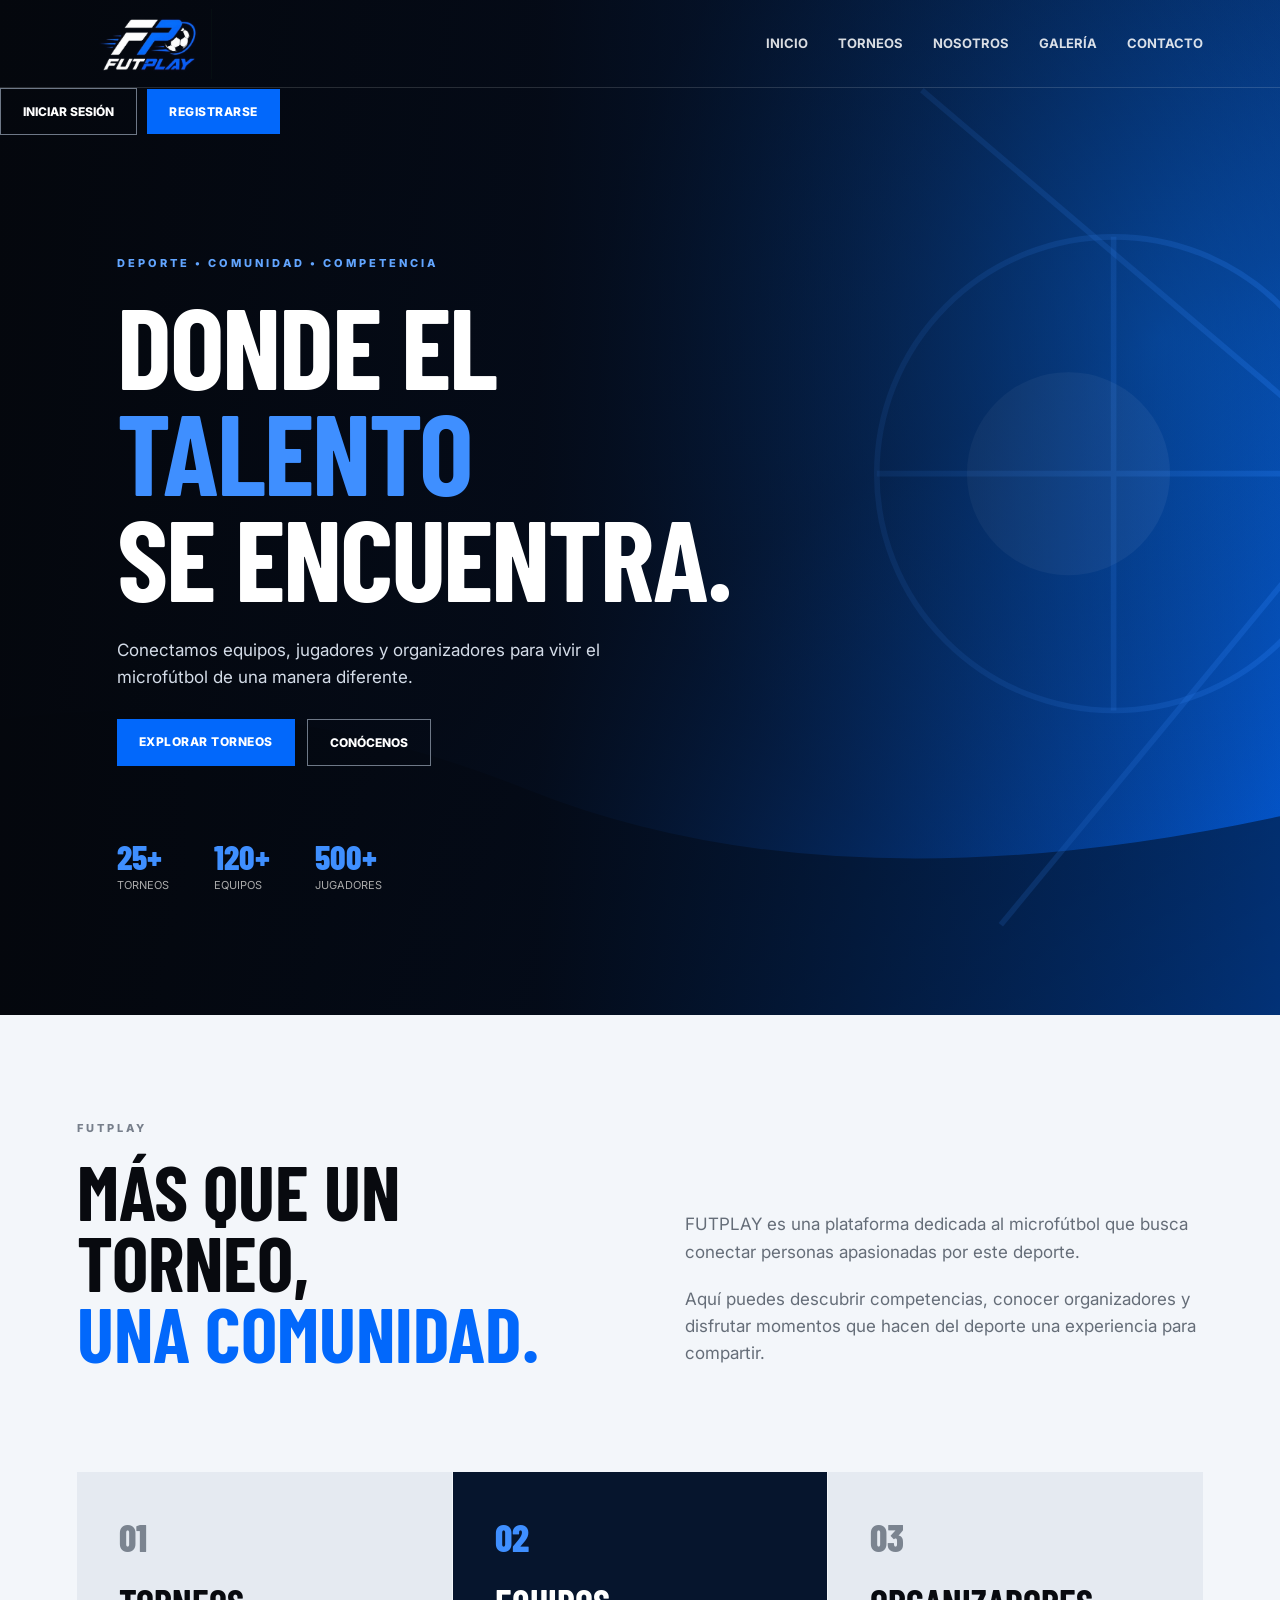
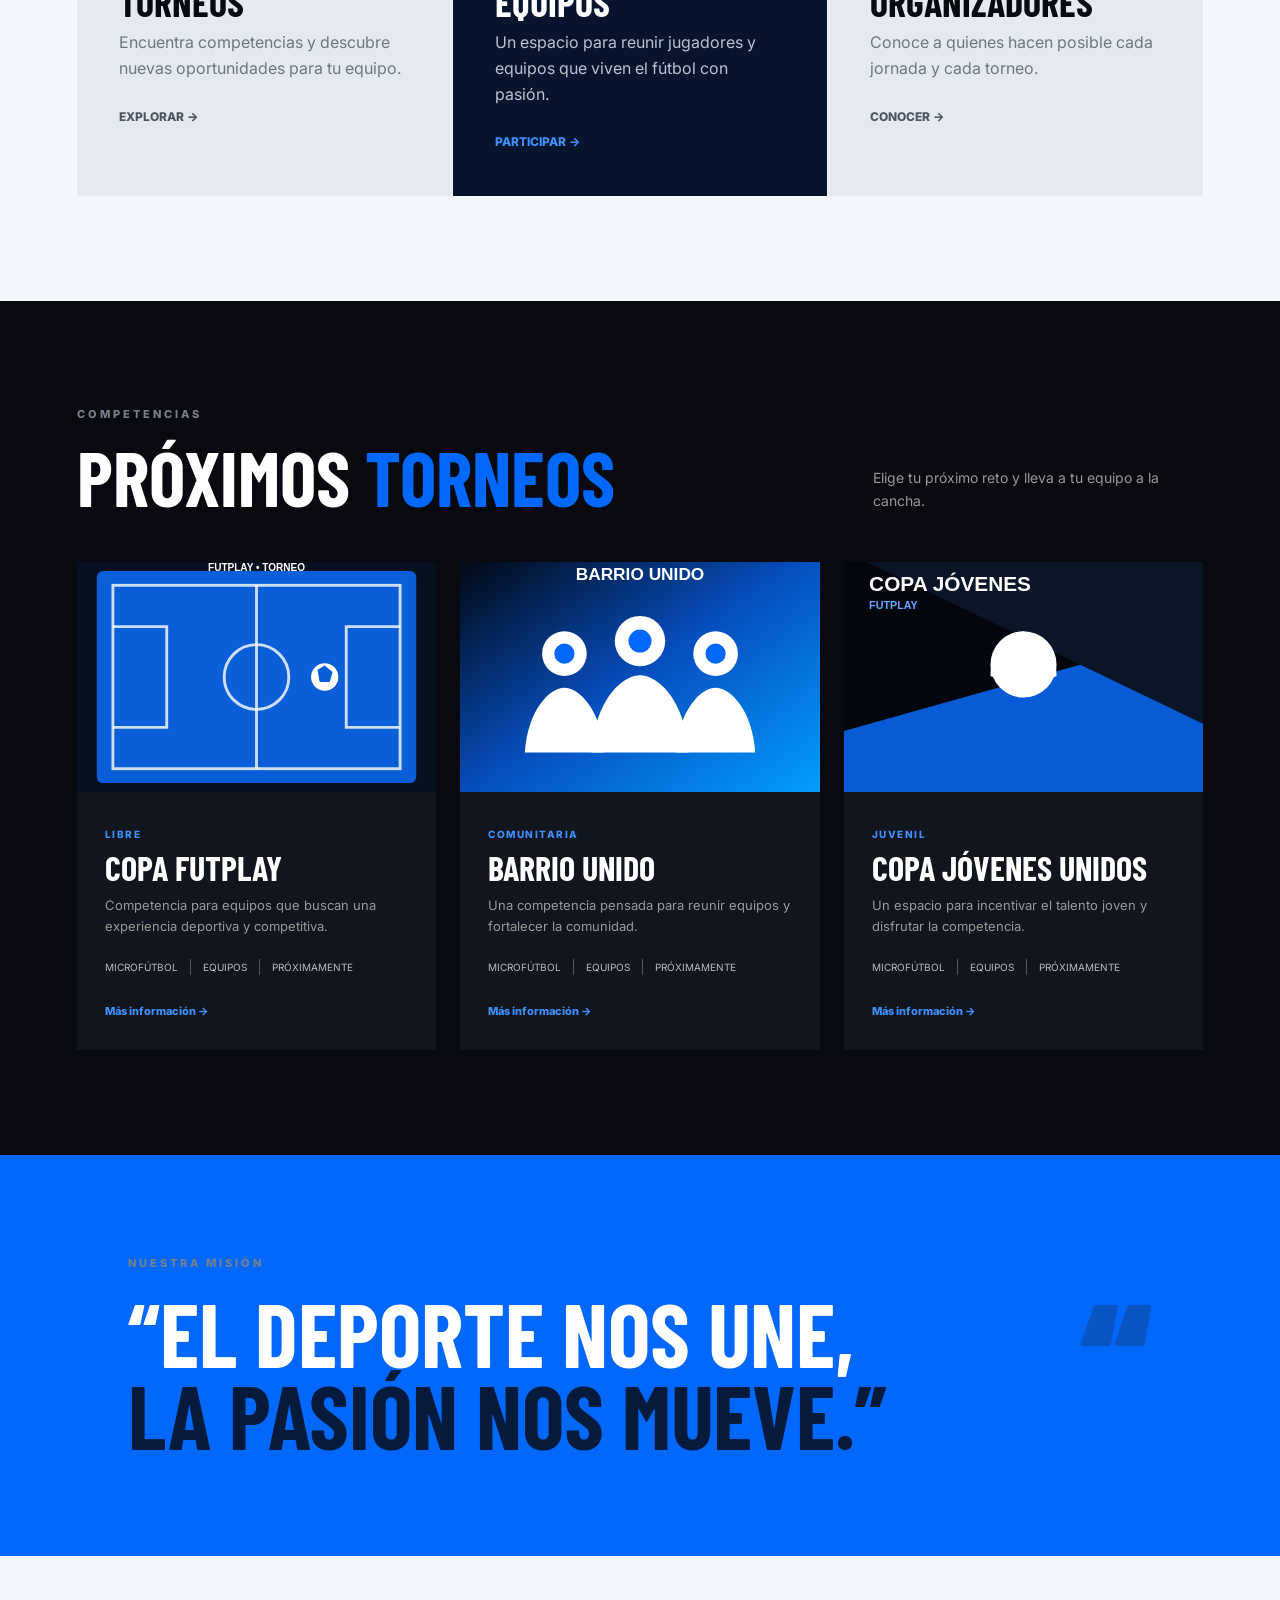
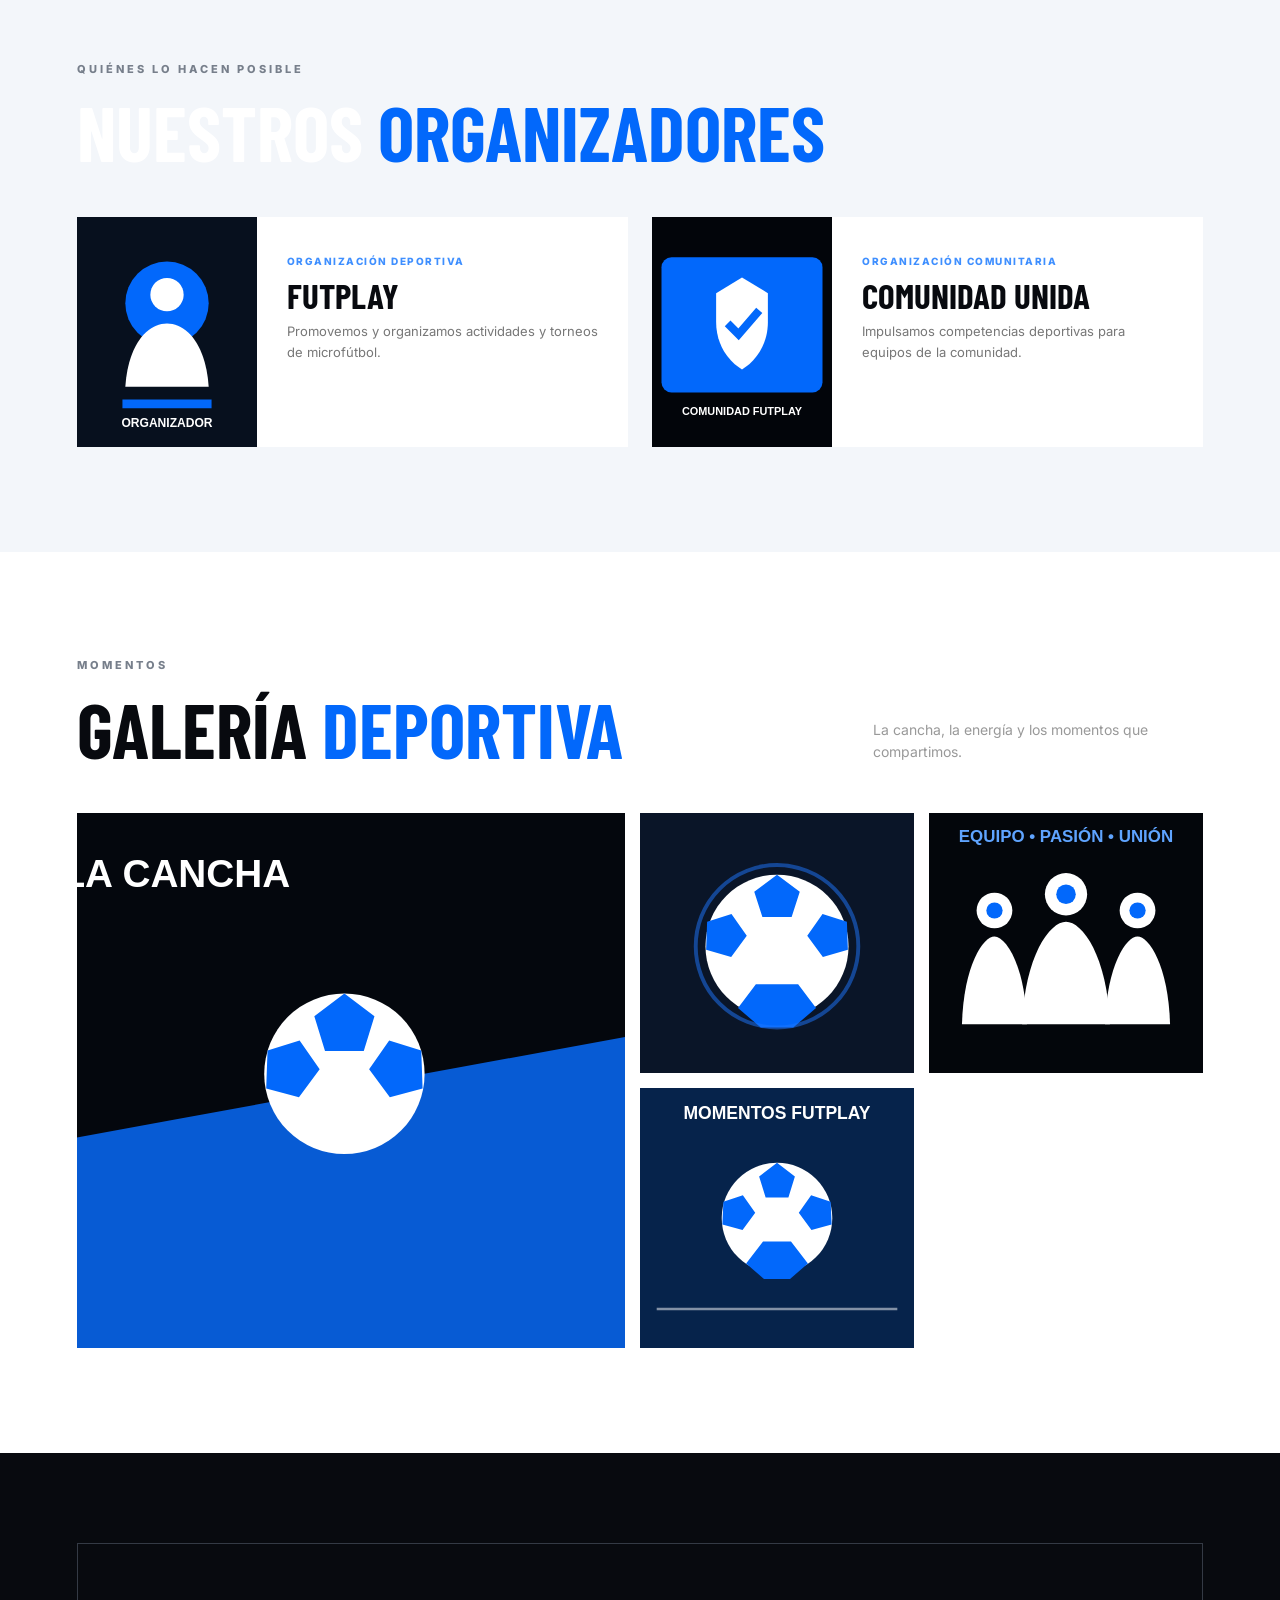
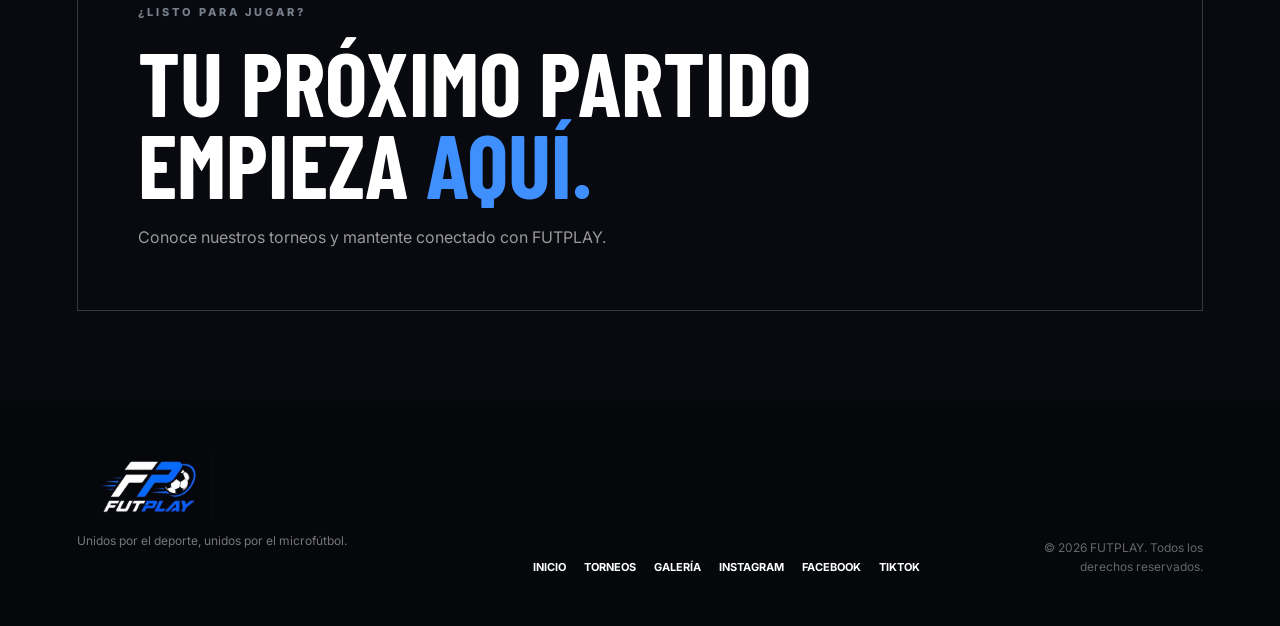
<file: index.html>
<!DOCTYPE html>
<html lang="es">
<head>
    <meta charset="UTF-8">
    <meta name="viewport" content="width=device-width, initial-scale=1.0">
    <title>FUTPLAY | Torneos de Microfútbol</title>
    <link rel="stylesheet" href="./css/estilos.css">
</head>
<body>

<header class="contenido-futplay" id="inicio">
    <nav class="barra-navegacion">
        <a href="#inicio" class="logo">
            <img src="imágenes/logo-futplay.jpg" alt="Logo FUTPLAY">
        </a>

        <ul class="enlaces-navegacion">
            <li><a href="#inicio">Inicio</a></li>
            <li><a href="#torneos">Torneos</a></li>
            <li><a href="#nosotros">Nosotros</a></li>
            <li><a href="#galeria">Galería</a></li>
            <li><a href="#contacto">Contacto</a></li>
        </ul>
    </nav>

    <div id="nav-acciones" style="display:flex; gap:10px; align-items:center;">
                <a href="login.html" class="boton-secundario">Iniciar Sesión</a>
                <a href="registro.html" class="boton-contacto">Registrarse</a>
            </div>
    
    

    <div class="contenido-principal-futplay">
        <div class="texto-futplay">
            <p class="letras-arriba">DEPORTE • COMUNIDAD • COMPETENCIA</p>

            <h1>
                Donde el
                <span>talento</span>
                <br>
                se encuentra.
            </h1>

            <p class="descripcion-futplay">
                Conectamos equipos, jugadores y organizadores para vivir el microfútbol de una manera diferente.
            </p>

            <div class="acciones-futplay">
                <a href="#torneos" class="boton_final">EXPLORAR TORNEOS</a>
                <a href="#nosotros" class="boton-secundario">CONÓCENOS</a>
            </div>

            <div class="estadísticas">
                <div>
                    <strong>25+</strong>
                    <span>Torneos</span>
                </div>
                <div>
                    <strong>120+</strong>
                    <span>Equipos</span>
                </div>
                <div>
                    <strong>500+</strong>
                    <span>Jugadores</span>
                </div>
            </div>
        </div>
    </div>
</header>



<section class="sección1" id="nosotros">
    <div class="sección2">
        <p class="letras-arriba">FUTPLAY</p>
        <h2>Más que un torneo,<br><span>una comunidad.</span></h2>
    </div>

    <div class="texto">
        <p>FUTPLAY es una plataforma dedicada al microfútbol que busca conectar personas apasionadas por este deporte.</p>
        <p>Aquí puedes descubrir competencias, conocer organizadores y disfrutar momentos que hacen del deporte una experiencia para compartir.</p>
    </div>
</section>

<section class="seccion3">
    <article class="destacamiento">
        <span class="numero">01</span>
        <h3>Torneos</h3>
        <p>Encuentra competencias y descubre nuevas oportunidades para tu equipo.</p>
        <a href="#torneos">Explorar →</a>
    </article>

    <article class="destacamiento destacado-azul">
        <span class="numero">02</span>
        <h3>Equipos</h3>
        <p>Un espacio para reunir jugadores y equipos que viven el fútbol con pasión.</p>
        <a href="#torneos">Participar →</a>
    </article>

    <article class="destacamiento">
        <span class="numero">03</span>
        <h3>Organizadores</h3>
        <p>Conoce a quienes hacen posible cada jornada y cada torneo.</p>
        <a href="#organizadores">Conocer →</a>
    </article>
</section>

<section class="todo_torneos" id="torneos">
    <div class="sección4">
        <div>
            <p class="letras-arriba">COMPETENCIAS</p>
            <h2>Próximos <span>torneos</span></h2>
        </div>
        <p class="sección5">Elige tu próximo reto y lleva a tu equipo a la cancha.</p>
    </div>

    <div class="torneos_imagenes">
        <article class="torneo">
            <img src="imágenes/torneo1.svg" alt="Cancha de microfútbol FUTPLAY">
            <div class="cuerpo_principal_torneo">
                <div class="Libre">LIBRE</div>
                <h3>Copa FUTPLAY</h3>
                <p>Competencia para equipos que buscan una experiencia deportiva y competitiva.</p>
                <ul>
                    <li>Microfútbol</li>
                    <li>Equipos</li>
                    <li>Próximamente</li>
                </ul>
                <a href="#contacto">Más información →</a>
            </div>
        </article>

        <article class="torneo">
            <img src="imágenes/torneo2.svg" alt="Equipos de microfútbol">
            <div class="cuerpo_principal_torneo">
                <div class="Libre">COMUNITARIA</div>
                <h3>Barrio Unido</h3>
                <p>Una competencia pensada para reunir equipos y fortalecer la comunidad.</p>
                <ul>
                    <li>Microfútbol</li>
                    <li>Equipos</li>
                    <li>Próximamente</li>
                </ul>
                <a href="#contacto">Más información →</a>
            </div>
        </article>

        <article class="torneo">
            <img src="imágenes/torneo3.svg" alt="Torneo juvenil de microfútbol">
            <div class="cuerpo_principal_torneo">
                <div class="Libre">JUVENIL</div>
                <h3>Copa Jóvenes Unidos</h3>
                <p>Un espacio para incentivar el talento joven y disfrutar la competencia.</p>
                <ul>
                    <li>Microfútbol</li>
                    <li>Equipos</li>
                    <li>Próximamente</li>
                </ul>
                <a href="#contacto">Más información →</a>
            </div>
        </article>
    </div>
</section>

<section class="Frases_mision">
    <div>
        <p class="letras-arriba">NUESTRA MISIÓN</p>
        <h2>“El deporte nos une,<br><span>la pasión nos mueve.”</span></h2>
    </div>
    <div class="final_frase">“</div>
</section>

<section class="organizadores_todos" id="organizadores">
    <div class="sección6">
        <p class="letras-arriba">QUIÉNES LO HACEN POSIBLE</p>
        <h2>Nuestros <span>organizadores</span></h2>
    </div>

    <div class="estilo_organizadores">
        <article class="tarjeta-organizador">
            <img src="imágenes/organizador1.svg" alt="Organizador deportivo">
            <div>
                <p class="Libre">ORGANIZACIÓN DEPORTIVA</p>
                <h3>FUTPLAY</h3>
                <p>Promovemos y organizamos actividades y torneos de microfútbol.</p>
            </div>
        </article>

        <article class="tarjeta-organizador">
            <img src="imágenes/organizador2.svg" alt="Organización comunitaria">
            <div>
                <p class="Libre">ORGANIZACIÓN COMUNITARIA</p>
                <h3>Comunidad Unida</h3>
                <p>Impulsamos competencias deportivas para equipos de la comunidad.</p>
            </div>
        </article>
    </div>
</section>

<section class="fotos_final" id="galeria">
    <div class="sección4">
        <div>
            <p class="letras-arriba">MOMENTOS</p>
            <h2>Galería <span>deportiva</span></h2>
        </div>
        <p class="sección5">La cancha, la energía y los momentos que compartimos.</p>
    </div>

    <div class="fotos_equipos">
        <img class="grande" src="imágenes/galeria1.svg" alt="Momento de microfútbol">
        <img src="imágenes/galeria2.svg" alt="Balón de microfútbol">
        <img src="imágenes/galeria3.svg" alt="Equipo celebrando">
        <img src="imágenes/galeria4.svg" alt="Momento deportivo FUTPLAY">
    </div>
</section>

<section class="Contacto_futplay" id="contacto">
    <div class="cajita_contacto">
        <div>
            <p class="letras-arriba">¿LISTO PARA JUGAR?</p>
            <h2>Tu próximo partido<br>empieza <span>aquí.</span></h2>
            <p>Conoce nuestros torneos y mantente conectado con FUTPLAY.</p>
        </div>
        <a class="botón_final" href="mailto:futplay@example.com">CONTACTANOS</a>
    </div>
</section>


</body>
<footer id="redes-sociales">
    <div class="final">
        <a href="#inicio" class="logo">
            <img src="imágenes/logo-futplay.jpg" alt="Logo FUTPLAY">
        </a>
        <p>Unidos por el deporte, unidos por el microfútbol.</p><br>
        
        
    </div>

    <div class="links_final">
        <a href="#inicio">Inicio</a>
        <a href="#torneos">Torneos</a>
        <a href="#galeria">Galería</a>
        <a href="https://www.instagram.com/fut.play.dep/" target="_blank" >Instagram</a>
        <a href="https://www.facebook.com/me/" target="_blank" >Facebook</a>
        <a href="https://www.tiktok.com/@fut.play95?_r=1&_t=ZS-9A0y0L9EhKG" target="_blank" >TikTok</a>
    </div>

    <p class="derechos_autor">© 2026 FUTPLAY. Todos los derechos reservados.</p>
</footer>


</html>
</file>
<file: css/estilos.css>
@import url('https://fonts.googleapis.com/css2?family=Barlow+Condensed:wght@500;600;700;800;900&family=Inter:wght@400;500;600;700&display=swap');

 :root {
    --azul: #0268fb;
    --azul-claro: #3f8fff;
    --azul-oscuro: #06152d;
    --negro: #080a0f;
    --negro-dos: #11151d;
    --blanco: #ffffff;
    --claro: #f3f6fa;
    --gris: #777f8b;
    --linea: #dce2ea;
}

* {
    box-sizing: border-box;
    margin: 0;
    padding: 0;
}

html {
    scroll-behavior: smooth;
}

body {
    font-family: 'Inter', Arial, sans-serif;
    background: var(--claro);
    color: var(--negro);
    line-height: 1.6;
}

a {
    text-decoration: none;
    color: inherit;
}

img {
    max-width: 100%;
}

h1,
h2,
h3 {
    font-family: 'Barlow Condensed', sans-serif;
    text-transform: uppercase;
    line-height: .92;
}

.contenido-futplay {
    min-height: 760px;
    color: var(--blanco);
    position: relative;
    background:
        linear-gradient(90deg, rgba(4, 7, 13, .98) 0%, rgba(4, 10, 22, .88) 42%, rgba(2, 104, 251, .28) 100%),
        url("../imágenes/fondo-principal.svg") center / cover;
}

.barra-navegacion {
    height: 88px;
    display: flex;
    align-items: center;
    justify-content: space-between;
    padding: 0 6vw;
    border-bottom: 1px solid rgba(255, 255, 255, .14);
}

.logo img {
    width: 150px;
    height: 70px;
    object-fit: contain;
    display: block;
    mix-blend-mode: screen;
}

.enlaces-navegacion {
    display: flex;
    gap: 30px;
    list-style: none;
    font-size: 13px;
    font-weight: 700;
    text-transform: uppercase;
}

.enlaces-navegacion a {
    opacity: .85;
    transition: .2s;
}

.enlaces-navegacion a:hover {
    color: var(--azul-claro);
    opacity: 1;
}

.boton-contacto {
    display: inline-block;
    padding: 13px 22px;
    background: var(--azul);
    color: var(--blanco);
    font-weight: 800;
    text-transform: uppercase;
    font-size: 12px;
    letter-spacing: .5px;
    transition: .2s;
}

.boton-contacto:hover,
.boton_final:hover {
    transform: translateY(-2px);
    filter: brightness(1.1);
}

.contenido-principal-futplay {
    max-width: 1200px;
    margin: auto;
    padding: 120px 6vw;
}

.texto-futplay {
    max-width: 650px;
}

.letras-arriba {
    font-size: 11px;
    letter-spacing: 3px;
    font-weight: 800;
    margin-bottom: 18px;
    color: var(--gris);
}

.contenido-futplay .letras-arriba {
    color: #62a5ff;
}

.contenido-futplay h1 {
    font-size: clamp(65px, 9vw, 120px);
    letter-spacing: -2px;
}

.contenido-futplay h1 span {
    color: var(--azul-claro);
}

.descripcion-futplay {
    font-size: 17px;
    color: #d4dce8;
    max-width: 560px;
    margin: 28px 0;
}

.acciones-futplay {
    display: flex;
    gap: 12px;
}

.boton_final {
    display: inline-block;
    padding: 13px 22px;
    background: var(--azul);
    color: var(--blanco);
    font-weight: 800;
    text-transform: uppercase;
    font-size: 12px;
    letter-spacing: .5px;
    transition: .2s;
}

.boton-secundario {
    display: inline-block;
    padding: 13px 22px;
    background: transparent;
    color: var(--blanco);
    border: 1px solid #6e7887;
    font-weight: 800;
    text-transform: uppercase;
    font-size: 12px;
    transition: .2s;
}

.boton-secundario:hover {
    border-color: var(--azul-claro);
    color: var(--azul-claro);
}

.estadísticas {
    display: flex;
    gap: 45px;
    margin-top: 70px;
}

.estadísticas div {
    display: flex;
    flex-direction: column;
}

.estadísticas strong {
    font: 800 34px 'Barlow Condensed';
    color: var(--azul-claro);
}

.estadísticas span {
    font-size: 11px;
    text-transform: uppercase;
    color: #aaa;
}

.sección1 {
    display: grid;
    grid-template-columns: 1fr 1fr;
    gap: 90px;
    align-items: end;
    max-width: 1400px;
    margin: auto;
    padding: 105px 6vw;
}

.sección2 h2,
.sección4 h2,
.sección6 h2 {
    font-size: clamp(48px, 6vw, 80px);
    color: var(--negro);
}

.sección2 h2 span,
.sección4 h2 span,
.sección6 h2 span {
    color: var(--azul);
}

.texto {
    font-size: 17px;
    color: #656d78;
    max-width: 540px;
}

.texto p + p {
    margin-top: 20px;
}

.seccion3 {
    display: grid;
    grid-template-columns: repeat(3, 1fr);
    gap: 1px;
    max-width: 1400px;
    margin: auto;
    padding: 0 6vw 105px;
}

.destacamiento {
    background: #e5eaf1;
    padding: 42px;
    min-height: 270px;
}

.destacamiento.destacado-azul {
    background: var(--azul-oscuro);
    color: var(--blanco);
}

.numero {
    font: 800 38px 'Barlow Condensed';
    color: #7b8490;
}

.destacado-azul .numero {
    color: var(--azul-claro);
}

.destacamiento h3 {
    font-size: 38px;
    margin: 25px 0 10px;
}

.destacamiento p {
    color: #6e7680;
    max-width: 300px;
}

.destacado-azul p {
    color: #b9c4d3;
}

.destacamiento a {
    display: inline-block;
    margin-top: 25px;
    font-size: 12px;
    font-weight: 800;
    text-transform: uppercase;
    color: #4c5560;
}

.destacado-azul a {
    color: var(--azul-claro);
}

.todo_torneos {
    background: var(--negro);
    color: var(--blanco);
    padding: 105px 6vw;
}

.sección4 {
    display: flex;
    justify-content: space-between;
    align-items: end;
    gap: 40px;
    max-width: 1400px;
    margin: 0 auto 50px;
}

.todo_torneos .sección4 h2,
.organizadores_todos .sección6 h2 {
    color: var(--blanco);
}

.sección5 {
    max-width: 330px;
    color: #999;
    font-size: 14px;
}

.torneos_imagenes {
    display: grid;
    grid-template-columns: repeat(3, 1fr);
    gap: 24px;
    max-width: 1400px;
    margin: auto;
}

.torneo {
    background: var(--negro-dos);
    overflow: hidden;
}

.torneo > img {
    width: 100%;
    height: 230px;
    object-fit: cover;
    display: block;
    transition: .4s;
}

.torneo:hover > img {
    transform: scale(1.04);
}

.cuerpo_principal_torneo {
    padding: 28px;
}

.Libre {
    display: inline-block;
    font-size: 10px;
    letter-spacing: 1.5px;
    font-weight: 800;
    color: var(--azul-claro);
    margin-bottom: 10px;
}

.cuerpo_principal_torneo h3 {
    font-size: 34px;
    margin-bottom: 12px;
}

.cuerpo_principal_torneo p {
    color: #999;
    font-size: 13px;
}

.cuerpo_principal_torneo ul {
    display: flex;
    gap: 12px;
    list-style: none;
    margin: 22px 0;
    font-size: 10px;
    text-transform: uppercase;
    color: #bbb;
}

.cuerpo_principal_torneo li + li {
    border-left: 1px solid #555;
    padding-left: 12px;
}

.cuerpo_principal_torneo > a {
    font-size: 11px;
    font-weight: 800;
    color: var(--azul-claro);
}

.Frases_mision {
    background: var(--azul);
    color: var(--blanco);
    padding: 100px 10vw;
    display: flex;
    justify-content: space-between;
    align-items: center;
}

.Frases_mision h2 {
    font-size: clamp(50px, 7vw, 90px);
}

.Frases_mision h2 span {
    color: #061a3b;
}

.final_frase {
    font: 900 170px/1 'Barlow Condensed';
    color: #0a55c4;
}

.organizadores_todos {
    background: var(--claro);
    padding: 105px 6vw;
}

.sección6 {
    max-width: 1400px;
    margin: auto;
}

.estilo_organizadores {
    display: grid;
    grid-template-columns: 1fr 1fr;
    gap: 24px;
    max-width: 1400px;
    margin: 50px auto 0;
}

.tarjeta-organizador {
    background: var(--blanco);
    display: grid;
    grid-template-columns: 180px 1fr;
    min-height: 230px;
}

.tarjeta-organizador img {
    width: 100%;
    height: 100%;
    object-fit: cover;
}

.tarjeta-organizador > div {
    padding: 30px;
}

.tarjeta-organizador h3 {
    font-size: 35px;
    margin-bottom: 10px;
}

.tarjeta-organizador p:last-child {
    font-size: 13px;
    color: #777;
}

.fotos_final {
    background: var(--blanco);
    padding: 105px 6vw;
}

.fotos_equipos {
    display: grid;
    grid-template-columns: 2fr 1fr 1fr;
    grid-template-rows: 260px 260px;
    gap: 15px;
    max-width: 1400px;
    margin: auto;
}

.fotos_equipos img {
    width: 100%;
    height: 100%;
    object-fit: cover;
}

.fotos_equipos .grande {
    grid-row: span 2;
}

.Contacto_futplay {
    background: var(--negro);
    padding: 90px 6vw;
}

.cajita_contacto {
    max-width: 1200px;
    margin: auto;
    border: 1px solid #343a45;
    padding: 60px;
    display: flex;
    justify-content: space-between;
    align-items: end;
    gap: 40px;
}

.cajita_contacto h2 {
    font-size: clamp(55px, 7vw, 90px);
    color: var(--blanco);
}

.cajita_contacto h2 span {
    color: var(--azul-claro);
}

.cajita_contacto > div > p:last-child {
    color: #999;
    margin-top: 20px;
}

footer {
    background: #05070b;
    color: var(--blanco);
    padding: 50px 6vw;
    display: grid;
    grid-template-columns: 2fr 2fr 1fr;
    gap: 30px;
    align-items: end;
}

.final p {
    font-size: 12px;
    color: #777;
    margin-top: 10px;
}

.links_final {
    display: flex;
    gap: 18px;
    flex-wrap: wrap;
    font-size: 11px;
    text-transform: uppercase;
    font-weight: 700;
}

.links_final a:hover {
    color: var(--azul-claro);
}

.derechos_autor {
    font-size: 12px;
    color: #666;
    text-align: right;
}

@media (max-width: 850px) {
    .enlaces-navegacion {
        display: none;
    }

    .barra-navegacion {
        padding: 0 5vw;
    }

    .boton-contacto {
        padding: 11px 15px;
    }

    .contenido-futplay {
        min-height: 700px;
    }

    .contenido-principal-futplay {
        padding: 100px 5vw;
    }

    .estadísticas {
        gap: 25px;
        margin-top: 50px;
    }

    .sección1 {
        grid-template-columns: 1fr;
        gap: 35px;
        padding: 75px 5vw;
    }

    .seccion3 {
        grid-template-columns: 1fr;
        padding: 0 5vw 75px;
    }

    .todo_torneos {
        padding: 75px 5vw;
    }

    .torneos_imagenes {
        grid-template-columns: 1fr;
    }

    .organizadores_todos {
        padding: 75px 5vw;
    }

    .estilo_organizadores {
        grid-template-columns: 1fr;
    }

    .sección4 {
        align-items: start;
        flex-direction: column;
        gap: 15px;
    }

    .fotos_final {
        padding: 75px 5vw;
    }

    .fotos_equipos {
        grid-template-columns: 1fr 1fr;
        grid-template-rows: 220px 220px;
    }

    .fotos_equipos .grande {
        grid-row: auto;
        grid-column: span 2;
    }

    .Frases_mision {
        padding: 70px 7vw;
    }

    .final_frase {
        font-size: 90px;
    }

    .cajita_contacto {
        padding: 40px;
        align-items: start;
        flex-direction: column;
    }

    footer {
        grid-template-columns: 1fr;
    }

    .derechos_autor {
        text-align: left;
    }
}

@media (max-width: 500px) {
    .contenido-futplay h1 {
        font-size: 62px;
    }

    .acciones-futplay {
        flex-direction: column;
        align-items: flex-start;
    }

    .estadísticas {
        gap: 18px;
    }

    .estadísticas strong {
        font-size: 28px;
    }

    .fotos_equipos {
        grid-template-columns: 1fr;
        grid-template-rows: 220px;
    }

    .fotos_equipos .grande {
        grid-column: auto;
    }

    .tarjeta-organizador {
        grid-template-columns: 1fr;
    }

    .tarjeta-organizador img {
        height: 210px;
    }

    .logo img {
        width: 130px;
        height: 60px;
    }
}
</file>
